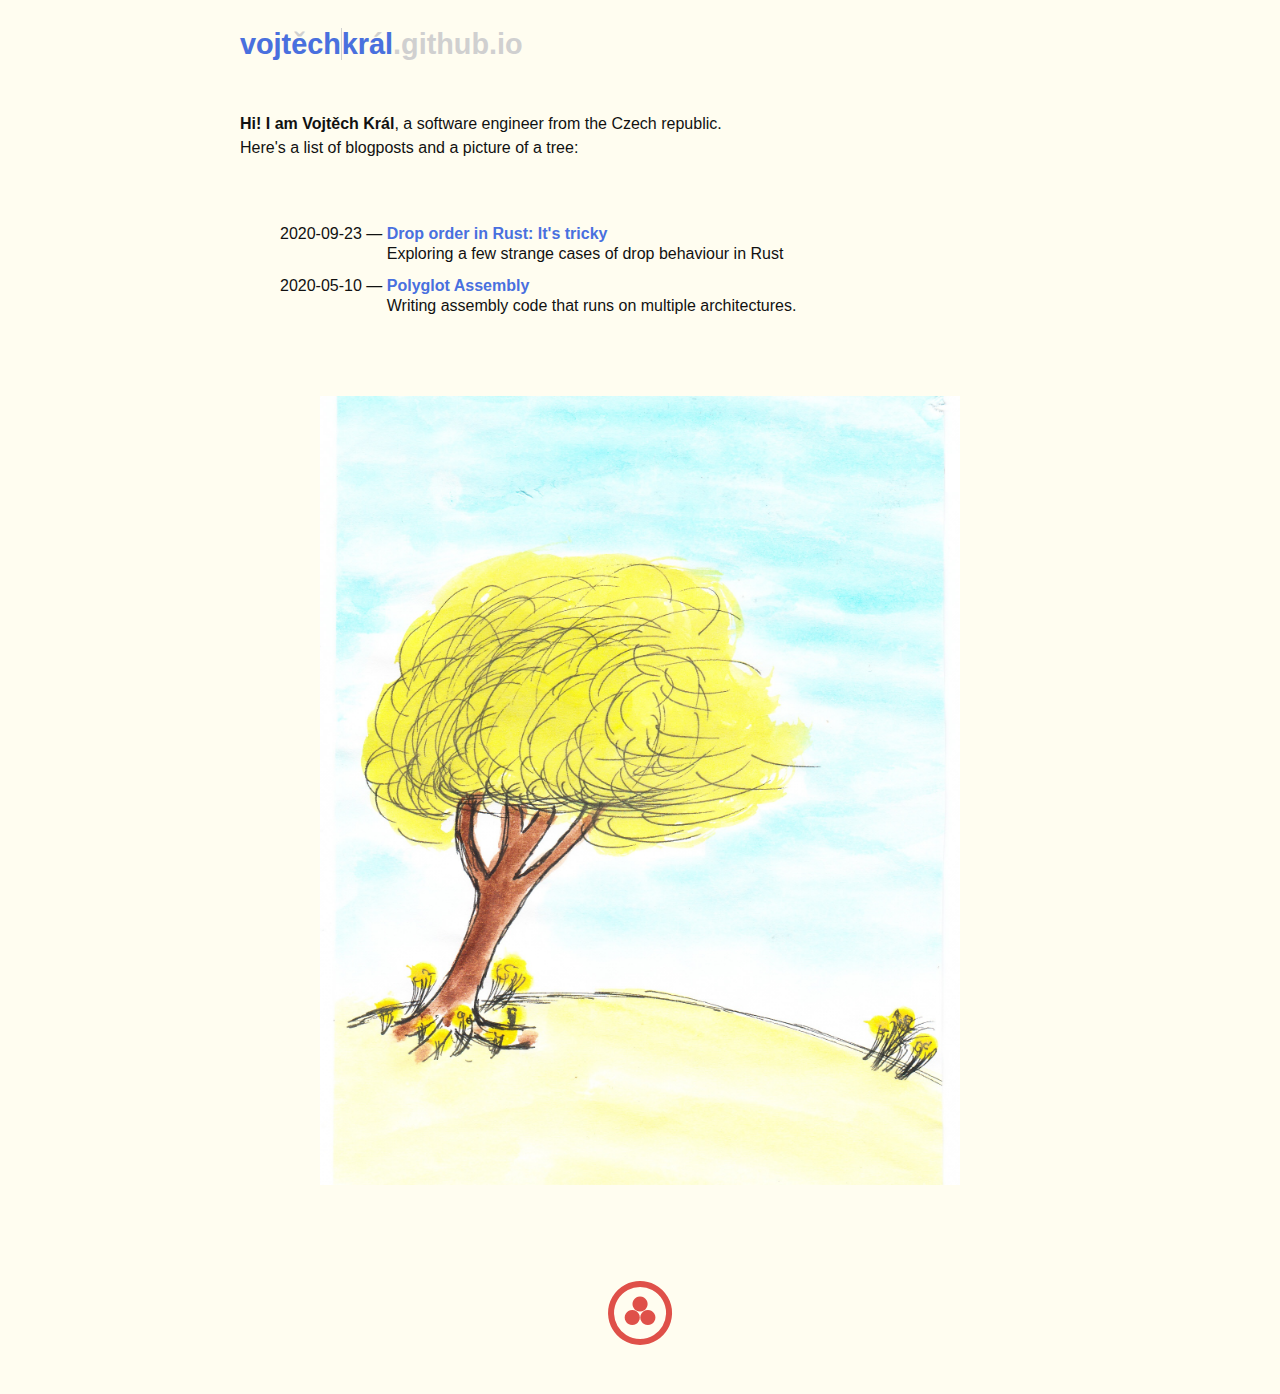
<file: index.html>
<!DOCTYPE html>
<html lang="en">
<head>
    <meta charset="utf-8">
    <meta content="IE=edge,chrome=1" http-equiv="X-UA-Compatible">
    <meta content="width=device-width, initial-scale=1" name="viewport">
    <link rel="stylesheet" href="https:&#x2F;&#x2F;vojtechkral.github.io&#x2F;css&#x2F;main.css">
    <title>vojtechkral.github.io</title>
</head>
<body>
<div id="content">
    <header>
        <div id="site-title" href="https:&#x2F;&#x2F;vojtechkral.github.io&#x2F;/">
            <span style="position: absolute;"><a href="https:&#x2F;&#x2F;vojtechkral.github.io&#x2F;">vojtech<span id="name-separator-offset">k</span>ral</a></span>
            <span class="faint">vojtěch<span id="name-separator">k</span>rál.github.io</span>
        </div>
    </header>

    
<p><strong>Hi! I am Vojtěch Král</strong>, a software engineer from the Czech republic.<br>
Here's a list of blogposts and a picture of a tree:</p>

<ul id="post-list">
<li>
    <div>2020-09-23 &mdash;&nbsp;</div>
    <div>
      <a href="https:&#x2F;&#x2F;vojtechkral.github.io&#x2F;blag&#x2F;rust-drop-order&#x2F;"><strong>Drop order in Rust: It&#x27;s tricky</strong></a><br>
      Exploring a few strange cases of drop behaviour in Rust
    </div>
  </li>
<li>
    <div>2020-05-10 &mdash;&nbsp;</div>
    <div>
      <a href="https:&#x2F;&#x2F;vojtechkral.github.io&#x2F;blag&#x2F;polyglot-assembly&#x2F;"><strong>Polyglot Assembly</strong></a><br>
      Writing assembly code that runs on multiple architectures.
    </div>
  </li>
</ul>

<img id="strom" src="/img/strom.jpg">


    <footer>
        <svg id="pax" xmlns="http://www.w3.org/2000/svg" width="65" height="65">
            <path fill="none" stroke="#000" stroke-width="6" d="m32,3a29,29 0 1,0
            .1,0zm0,15.5a4.5,4.5 0 1,0 .1,0zm-7.8,13.5a4.5,4.5 0 1,0
            .1,0zm15.6,0a4.5,4.5 0 1,0 .1,0zm0,2v7m-16,0v-7m6-12h7"/>
        </svg>
    </footer>
</div>
</body>
</html>
</file>
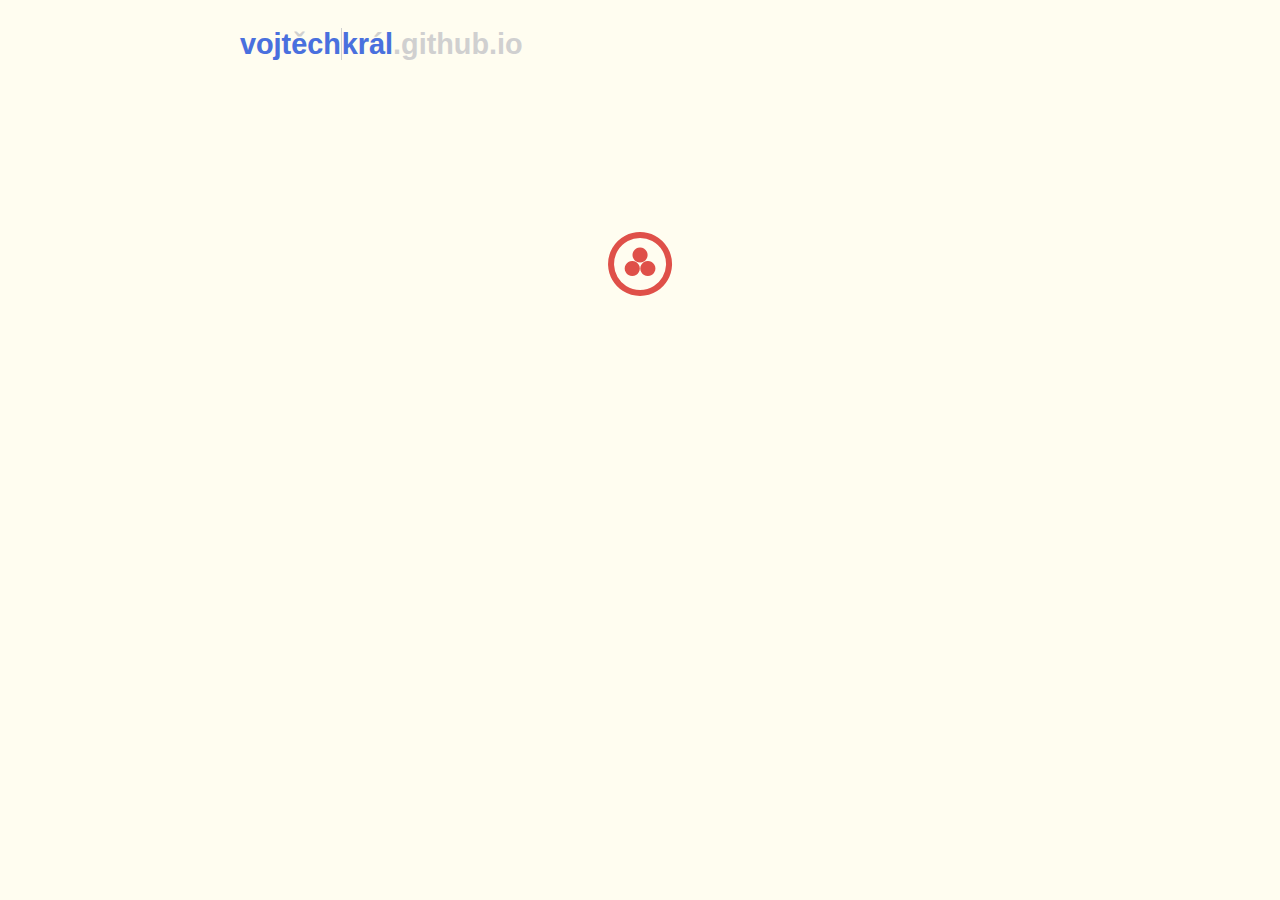
<file: blag/index.html>
<!DOCTYPE html>
<html lang="en">
<head>
    <meta charset="utf-8">
    <meta content="IE=edge,chrome=1" http-equiv="X-UA-Compatible">
    <meta content="width=device-width, initial-scale=1" name="viewport">
    <link rel="stylesheet" href="https:&#x2F;&#x2F;vojtechkral.github.io&#x2F;css&#x2F;main.css">
    <title>vojtechkral.github.io</title>
</head>
<body>
<div id="content">
    <header>
        <div id="site-title" href="https:&#x2F;&#x2F;vojtechkral.github.io&#x2F;/">
            <span style="position: absolute;"><a href="https:&#x2F;&#x2F;vojtechkral.github.io&#x2F;">vojtech<span id="name-separator-offset">k</span>ral</a></span>
            <span class="faint">vojtěch<span id="name-separator">k</span>rál.github.io</span>
        </div>
    </header>

    &nbsp;

    <footer>
        <svg id="pax" xmlns="http://www.w3.org/2000/svg" width="65" height="65">
            <path fill="none" stroke="#000" stroke-width="6" d="m32,3a29,29 0 1,0
            .1,0zm0,15.5a4.5,4.5 0 1,0 .1,0zm-7.8,13.5a4.5,4.5 0 1,0
            .1,0zm15.6,0a4.5,4.5 0 1,0 .1,0zm0,2v7m-16,0v-7m6-12h7"/>
        </svg>
    </footer>
</div>
</body>
</html>
</file>
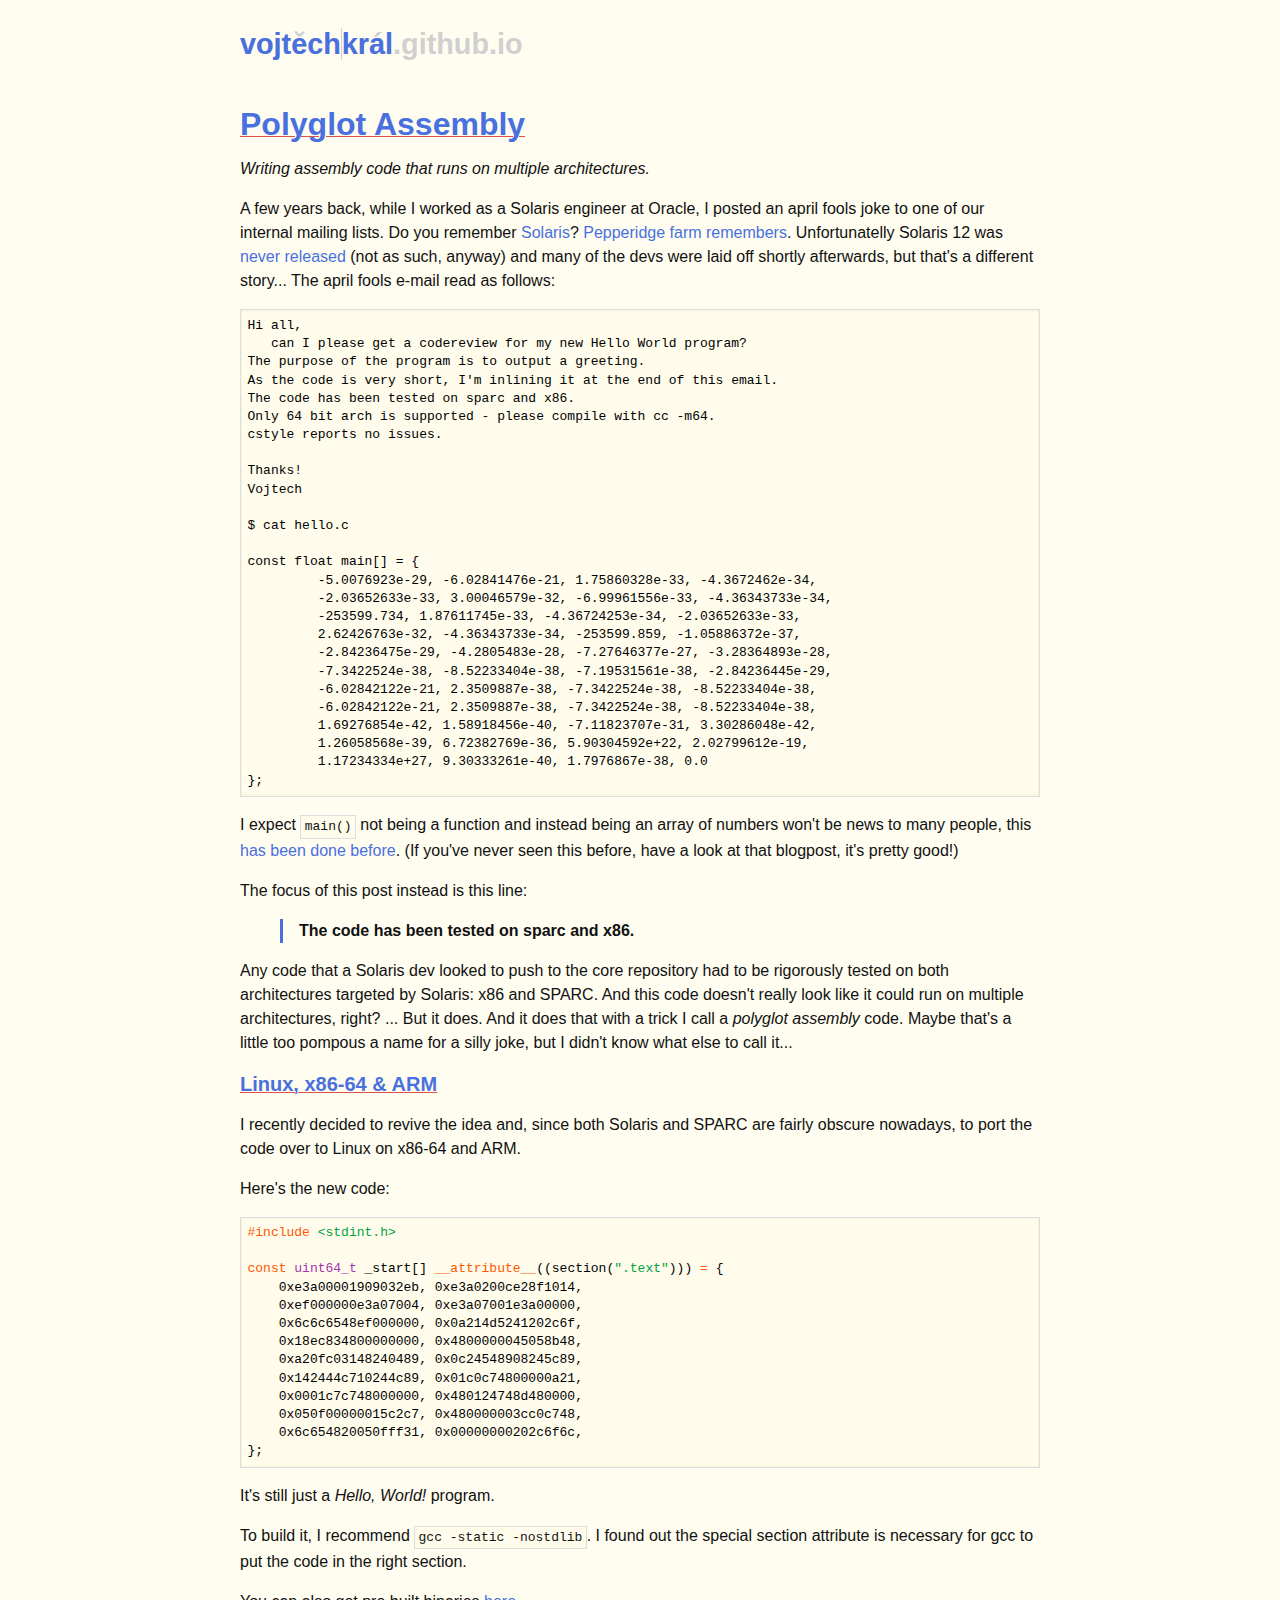
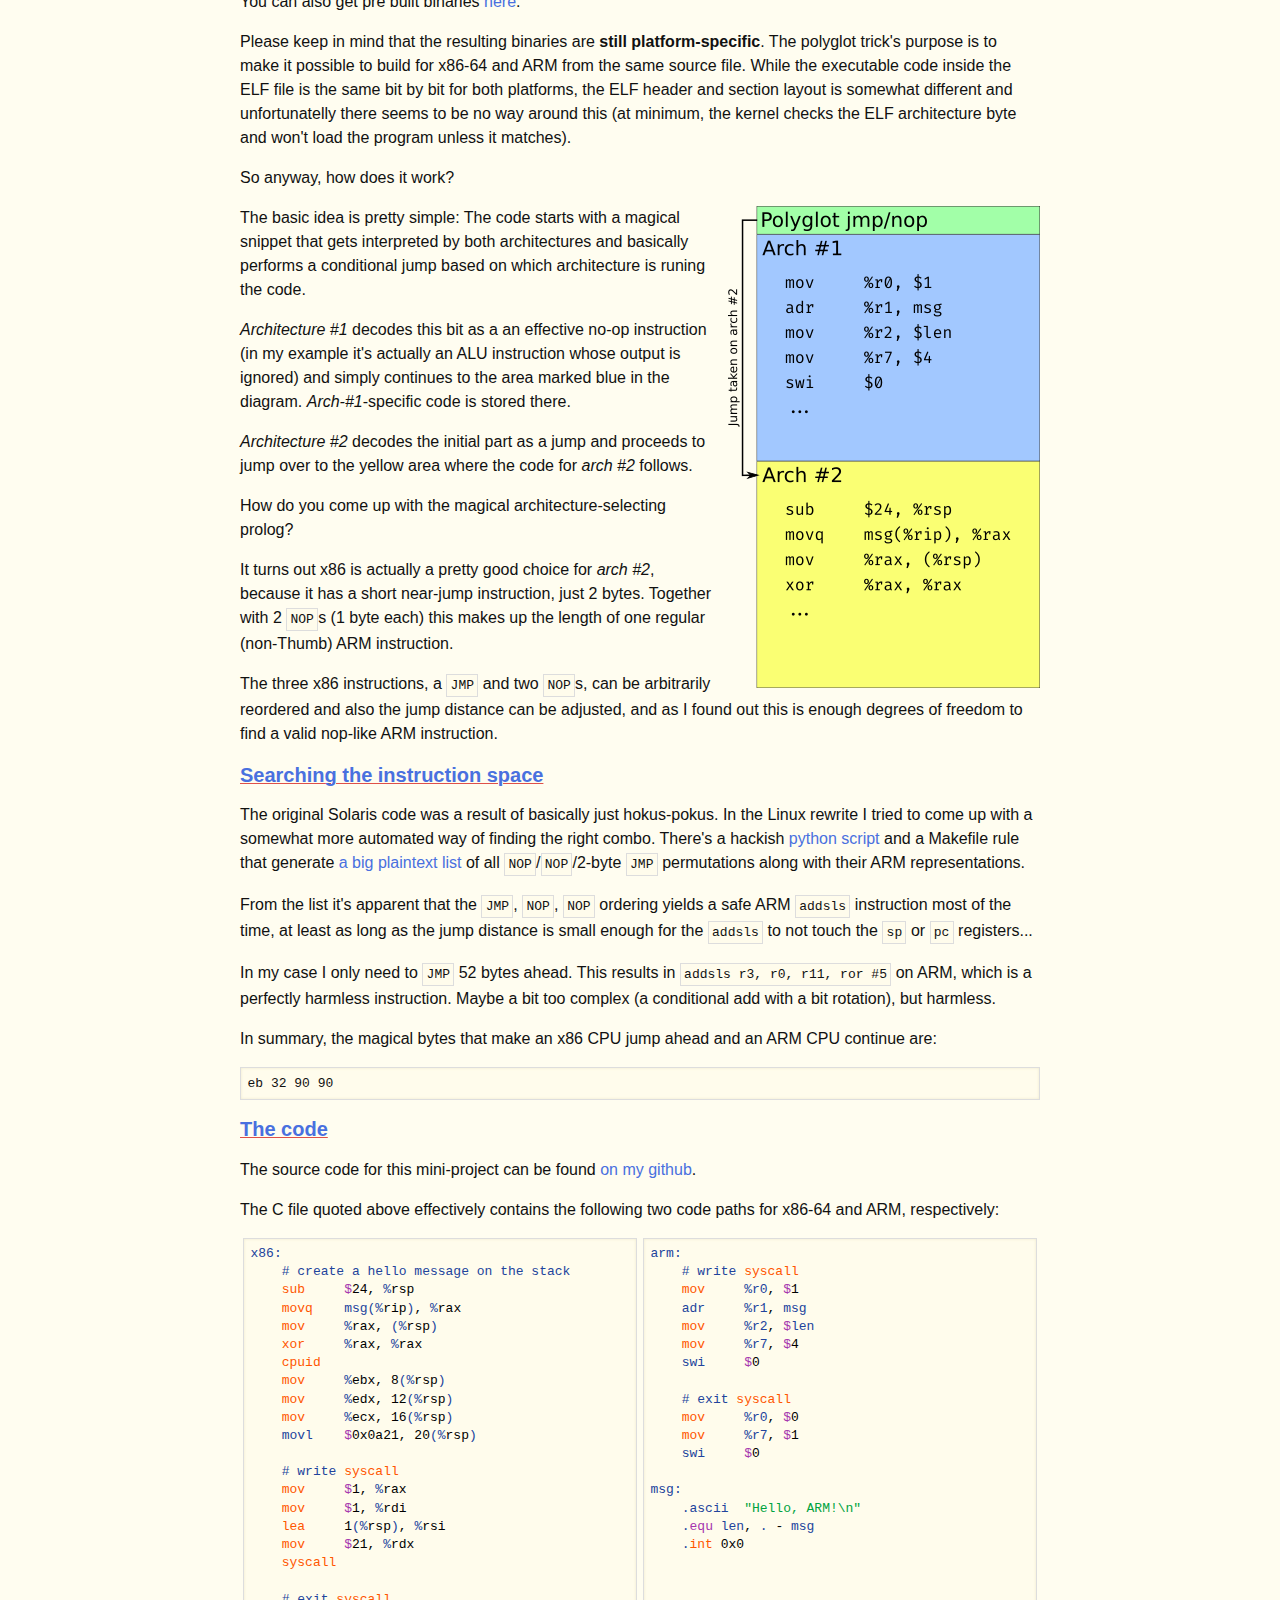
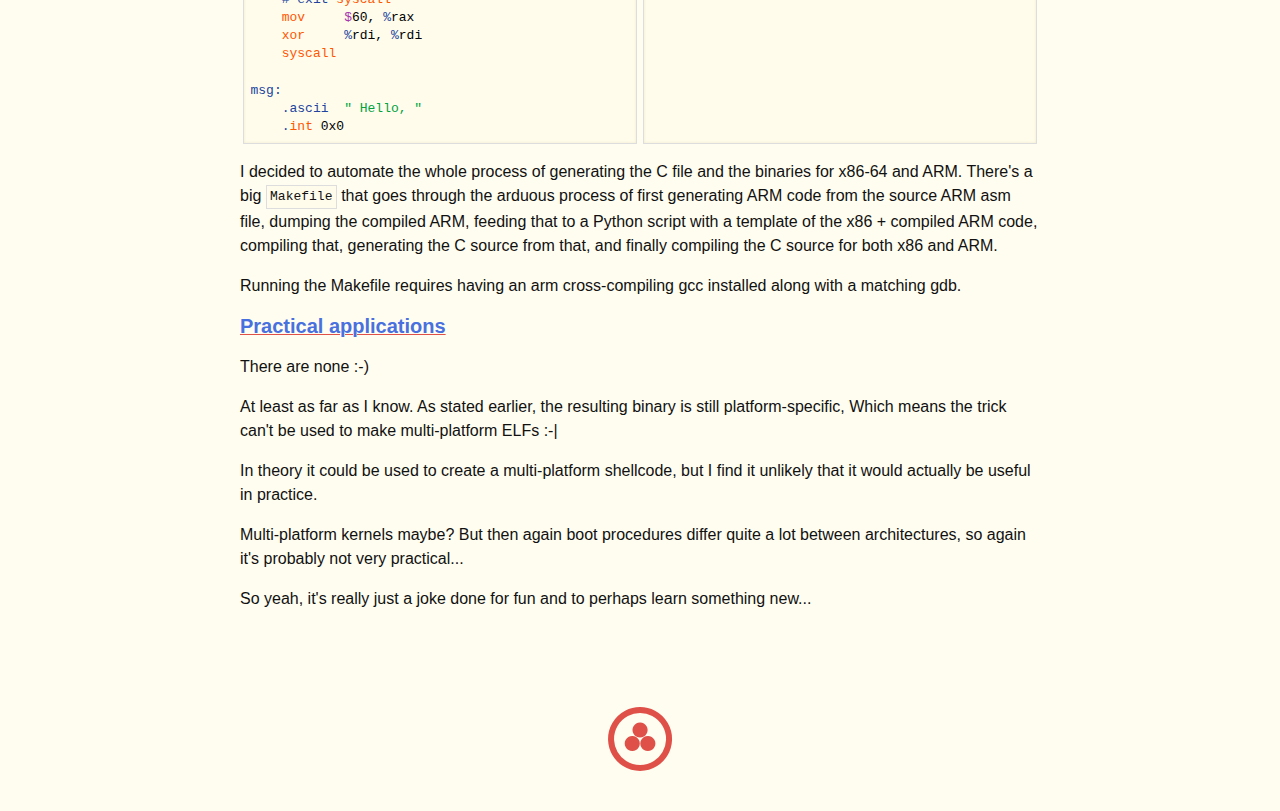
<file: blag/polyglot-assembly/index.html>
<!DOCTYPE html>
<html lang="en">
<head>
    <meta charset="utf-8">
    <meta content="IE=edge,chrome=1" http-equiv="X-UA-Compatible">
    <meta content="width=device-width, initial-scale=1" name="viewport">
    <link rel="stylesheet" href="https:&#x2F;&#x2F;vojtechkral.github.io&#x2F;css&#x2F;main.css">
    <title>Polyglot Assembly - vojtechkral.github.io</title>
</head>
<body>
<div id="content">
    <header>
        <div id="site-title" href="https:&#x2F;&#x2F;vojtechkral.github.io&#x2F;/">
            <span style="position: absolute;"><a href="https:&#x2F;&#x2F;vojtechkral.github.io&#x2F;">vojtech<span id="name-separator-offset">k</span>ral</a></span>
            <span class="faint">vojtěch<span id="name-separator">k</span>rál.github.io</span>
        </div>
    </header>

    
<article>
    <h1>Polyglot Assembly</h1>
    <p><em>Writing assembly code that runs on multiple architectures.</em></p>
    <p>A few years back, while I worked as a Solaris engineer at Oracle,
I posted an april fools joke to one of our internal mailing lists.
Do you remember <a href="https://en.wikipedia.org/wiki/Solaris_(operating_system)">Solaris</a>?
<a href="./pepperidge-farm.jpg">Pepperidge farm remembers</a>.
Unfortunatelly Solaris 12 was
<a href="https://arstechnica.com/information-technology/2017/01/oracle-sort-of-confirms-demise-of-solaris-12-effort/">never released</a>
(not as such, anyway) and many of the devs were laid off shortly afterwards,
but that's a different story... The april fools e-mail read as follows:</p>
<pre style="background-color:#ffffff;">
<code><span style="color:#000000;">Hi all,
   can I please get a codereview for my new Hello World program?
The purpose of the program is to output a greeting.
As the code is very short, I&#39;m inlining it at the end of this email.
The code has been tested on sparc and x86.
Only 64 bit arch is supported - please compile with cc -m64.
cstyle reports no issues.

Thanks!
Vojtech

$ cat hello.c

const float main[] = {
         -5.0076923e-29, -6.02841476e-21, 1.75860328e-33, -4.3672462e-34,
         -2.03652633e-33, 3.00046579e-32, -6.99961556e-33, -4.36343733e-34,
         -253599.734, 1.87611745e-33, -4.36724253e-34, -2.03652633e-33,
         2.62426763e-32, -4.36343733e-34, -253599.859, -1.05886372e-37,
         -2.84236475e-29, -4.2805483e-28, -7.27646377e-27, -3.28364893e-28,
         -7.3422524e-38, -8.52233404e-38, -7.19531561e-38, -2.84236445e-29,
         -6.02842122e-21, 2.3509887e-38, -7.3422524e-38, -8.52233404e-38,
         -6.02842122e-21, 2.3509887e-38, -7.3422524e-38, -8.52233404e-38,
         1.69276854e-42, 1.58918456e-40, -7.11823707e-31, 3.30286048e-42,
         1.26058568e-39, 6.72382769e-36, 5.90304592e+22, 2.02799612e-19,
         1.17234334e+27, 9.30333261e-40, 1.7976867e-38, 0.0
};
</span></code></pre>
<p>I expect <code>main()</code> not being a function and instead being an array of numbers
won't be news to many people, this
<a href="http://jroweboy.github.io/c/asm/2015/01/26/when-is-main-not-a-function.html">has been done before</a>.
(If you've never seen this before, have a look at that blogpost, it's pretty good!)</p>
<p>The focus of this post instead is this line:</p>
<blockquote>
<p><strong>The code has been tested on sparc and x86.</strong></p>
</blockquote>
<p>Any code that a Solaris dev looked to push to the core repository
had to be rigorously tested on both architectures targeted by Solaris: x86 and SPARC.
And this code doesn't really look like it could run on multiple architectures, right? ...
But it does. And it does that with a trick I call a <em>polyglot assembly</em> code.
Maybe that's a little too pompous a name for a silly joke, but I didn't know what else to call it...</p>
<h2 id="linux-x86-64-arm">Linux, x86-64 &amp; ARM</h2>
<p>I recently decided to revive the idea and, since both Solaris and SPARC
are fairly obscure nowadays, to port the code over to Linux on x86-64 and ARM.</p>
<p>Here's the new code:</p>
<pre style="background-color:#ffffff;">
<code><span style="color:#ff5600;">#include </span><span style="color:#00a33f;">&lt;stdint.h&gt;

</span><span style="color:#ff5600;">const </span><span style="color:#a535ae;">uint64_t</span><span style="color:#000000;"> _start[] </span><span style="color:#ff5600;">__attribute__</span><span style="color:#000000;">((section(</span><span style="color:#00a33f;">&quot;.text&quot;</span><span style="color:#000000;">))) </span><span style="color:#ff5600;">= </span><span style="color:#000000;">{
    0xe3a00001909032eb, 0xe3a0200ce28f1014,
    0xef000000e3a07004, 0xe3a07001e3a00000,
    0x6c6c6548ef000000, 0x0a214d5241202c6f,
    0x18ec834800000000, 0x4800000045058b48,
    0xa20fc03148240489, 0x0c24548908245c89,
    0x142444c710244c89, 0x01c0c74800000a21,
    0x0001c7c748000000, 0x480124748d480000,
    0x050f00000015c2c7, 0x480000003cc0c748,
    0x6c654820050fff31, 0x00000000202c6f6c,
};
</span></code></pre>
<p>It's still just a <em>Hello, World!</em> program.</p>
<p>To build it, I recommend <code>gcc -static -nostdlib</code>.
I found out the special section attribute is necessary for gcc to put the code in the right section.</p>
<p>You can also get pre built binaries <a href="https://github.com/vojtechkral/asm-polyglot/releases/tag/0.1">here</a>.</p>
<p>Please keep in mind that the resulting binaries are <strong>still platform-specific</strong>.
The polyglot trick's purpose is to make it possible to build for x86-64 and ARM from the same source file.
While the executable code inside the ELF file is the same bit by bit for both platforms,
the ELF header and section layout is somewhat different and unfortunatelly there seems to be no way around this
(at minimum, the kernel checks the ELF architecture byte and won't load the program unless it matches).</p>
<p>So anyway, how does it work?</p>
<p><img src="./diagram.png#right" alt="diagram" /></p>
<p>The basic idea is pretty simple: The code starts with a magical snippet
that gets interpreted by both architectures and basically performs
a conditional jump based on which architecture is runing the code.</p>
<p><em>Architecture #1</em> decodes this bit as a an effective no-op instruction
(in my example it's actually an ALU instruction whose output is ignored)
and simply continues to the area marked blue in the diagram.
<em>Arch-#1</em>-specific code is stored there.</p>
<p><em>Architecture #2</em> decodes the initial part as a jump and proceeds
to jump over to the yellow area where the code for <em>arch #2</em> follows.</p>
<p>How do you come up with the magical architecture-selecting prolog?</p>
<p>It turns out x86 is actually a pretty good choice for <em>arch #2</em>, because it has
a short near-jump instruction, just 2 bytes. Together with 2 <code>NOP</code>s (1 byte each)
this makes up the length of one regular (non-Thumb) ARM instruction.</p>
<p>The three x86 instructions, a <code>JMP</code> and two <code>NOP</code>s, can be arbitrarily reordered
and also the jump distance can be adjusted, and as I found out this is
enough degrees of freedom to find a valid nop-like ARM instruction.</p>
<h2 id="searching-the-instruction-space">Searching the instruction space</h2>
<p>The original Solaris code was a result of basically just hokus-pokus.
In the Linux rewrite I tried to come up with a somewhat more automated way of finding the right combo.
There's a hackish <a href="https://github.com/vojtechkral/asm-polyglot/blob/master/jmps.py">python script</a>
and a Makefile rule that generate <a href="./jmps.txt">a big plaintext list</a> of all <code>NOP</code>/<code>NOP</code>/2-byte <code>JMP</code>
permutations along with their ARM representations.</p>
<p>From the list it's apparent that the <code>JMP</code>, <code>NOP</code>, <code>NOP</code> ordering yields a safe
ARM <code>addsls</code> instruction most of the time, at least as long as the jump distance is small enough
for the <code>addsls</code> to not touch the <code>sp</code> or <code>pc</code> registers...</p>
<p>In my case I only need to <code>JMP</code> 52 bytes ahead. This results in <code>addsls r3, r0, r11, ror #5</code> on ARM,
which is a perfectly harmless instruction. Maybe a bit too complex (a conditional add with a bit rotation), but harmless.</p>
<p>In summary, the magical bytes that make an x86 CPU jump ahead and
an ARM CPU continue are:</p>
<pre style="background-color:#ffffff;">
<code>eb 32 90 90
</code></pre><h2 id="the-code">The code</h2>
<p>The source code for this mini-project can be found <a href="https://github.com/vojtechkral/asm-polyglot">on my github</a>.</p>
<p>The C file quoted above effectively contains the following two code paths for x86-64 and ARM, respectively:</p>
<div class="two-cols">
<pre style="background-color:#ffffff;">
<code><span style="color:#21439c;">x86:
    # create a hello message on the stack
    </span><span style="color:#ff5600;">sub     </span><span style="color:#a535ae;">$</span><span style="color:#000000;">24, </span><span style="color:#21439c;">%</span><span style="color:#000000;">rsp
    </span><span style="color:#ff5600;">movq    </span><span style="color:#21439c;">msg(%</span><span style="color:#000000;">rip</span><span style="color:#21439c;">)</span><span style="color:#000000;">, </span><span style="color:#21439c;">%</span><span style="color:#000000;">rax
    </span><span style="color:#ff5600;">mov     </span><span style="color:#21439c;">%</span><span style="color:#000000;">rax, </span><span style="color:#21439c;">(%</span><span style="color:#000000;">rsp</span><span style="color:#21439c;">)
    </span><span style="color:#ff5600;">xor     </span><span style="color:#21439c;">%</span><span style="color:#000000;">rax, </span><span style="color:#21439c;">%</span><span style="color:#000000;">rax
    </span><span style="color:#ff5600;">cpuid
    mov     </span><span style="color:#21439c;">%</span><span style="color:#000000;">ebx, 8</span><span style="color:#21439c;">(%</span><span style="color:#000000;">rsp</span><span style="color:#21439c;">)
    </span><span style="color:#ff5600;">mov     </span><span style="color:#21439c;">%</span><span style="color:#000000;">edx, 12</span><span style="color:#21439c;">(%</span><span style="color:#000000;">rsp</span><span style="color:#21439c;">)
    </span><span style="color:#ff5600;">mov     </span><span style="color:#21439c;">%</span><span style="color:#000000;">ecx, 16</span><span style="color:#21439c;">(%</span><span style="color:#000000;">rsp</span><span style="color:#21439c;">)
    movl    </span><span style="color:#a535ae;">$</span><span style="color:#000000;">0x0a21, 20</span><span style="color:#21439c;">(%</span><span style="color:#000000;">rsp</span><span style="color:#21439c;">)

    # write </span><span style="color:#ff5600;">syscall
    mov     </span><span style="color:#a535ae;">$</span><span style="color:#000000;">1, </span><span style="color:#21439c;">%</span><span style="color:#000000;">rax
    </span><span style="color:#ff5600;">mov     </span><span style="color:#a535ae;">$</span><span style="color:#000000;">1, </span><span style="color:#21439c;">%</span><span style="color:#000000;">rdi
    </span><span style="color:#ff5600;">lea     </span><span style="color:#000000;">1</span><span style="color:#21439c;">(%</span><span style="color:#000000;">rsp</span><span style="color:#21439c;">)</span><span style="color:#000000;">, </span><span style="color:#21439c;">%</span><span style="color:#000000;">rsi
    </span><span style="color:#ff5600;">mov     </span><span style="color:#a535ae;">$</span><span style="color:#000000;">21, </span><span style="color:#21439c;">%</span><span style="color:#000000;">rdx
    </span><span style="color:#ff5600;">syscall

    </span><span style="color:#21439c;"># exit </span><span style="color:#ff5600;">syscall
    mov     </span><span style="color:#a535ae;">$</span><span style="color:#000000;">60, </span><span style="color:#21439c;">%</span><span style="color:#000000;">rax
    </span><span style="color:#ff5600;">xor     </span><span style="color:#21439c;">%</span><span style="color:#000000;">rdi, </span><span style="color:#21439c;">%</span><span style="color:#000000;">rdi
    </span><span style="color:#ff5600;">syscall

</span><span style="color:#21439c;">msg:
    .ascii  </span><span style="color:#00a33f;">&quot; Hello, &quot;
    </span><span style="color:#21439c;">.</span><span style="color:#ff5600;">int </span><span style="color:#000000;">0x0
</span></code></pre><pre style="background-color:#ffffff;">
<code><span style="color:#21439c;">arm:
    # write </span><span style="color:#ff5600;">syscall
    mov     </span><span style="color:#21439c;">%r0</span><span style="color:#000000;">, </span><span style="color:#a535ae;">$</span><span style="color:#000000;">1
    </span><span style="color:#21439c;">adr     %r1</span><span style="color:#000000;">, </span><span style="color:#21439c;">msg
    </span><span style="color:#ff5600;">mov     </span><span style="color:#21439c;">%r2</span><span style="color:#000000;">, </span><span style="color:#a535ae;">$</span><span style="color:#21439c;">len
    </span><span style="color:#ff5600;">mov     </span><span style="color:#21439c;">%r7</span><span style="color:#000000;">, </span><span style="color:#a535ae;">$</span><span style="color:#000000;">4
    </span><span style="color:#21439c;">swi     </span><span style="color:#a535ae;">$</span><span style="color:#000000;">0

    </span><span style="color:#21439c;"># exit </span><span style="color:#ff5600;">syscall
    mov     </span><span style="color:#21439c;">%r0</span><span style="color:#000000;">, </span><span style="color:#a535ae;">$</span><span style="color:#000000;">0
    </span><span style="color:#ff5600;">mov     </span><span style="color:#21439c;">%r7</span><span style="color:#000000;">, </span><span style="color:#a535ae;">$</span><span style="color:#000000;">1
    </span><span style="color:#21439c;">swi     </span><span style="color:#a535ae;">$</span><span style="color:#000000;">0

</span><span style="color:#21439c;">msg:
    .ascii  </span><span style="color:#00a33f;">&quot;Hello, ARM!\n&quot;
    </span><span style="color:#21439c;">.</span><span style="color:#a535ae;">equ </span><span style="color:#21439c;">len</span><span style="color:#000000;">, </span><span style="color:#21439c;">. </span><span style="color:#000000;">- </span><span style="color:#21439c;">msg
    .</span><span style="color:#ff5600;">int </span><span style="color:#000000;">0x0
</span></code></pre></div>
<p>I decided to automate the whole process of generating the C file and the binaries for x86-64 and ARM.
There's a big <code>Makefile</code> that goes through the arduous process of first generating ARM code from the source ARM asm file,
dumping the compiled ARM, feeding that to a Python script with a template of the x86 + compiled ARM code,
compiling that, generating the C source from that, and finally compiling the C source for both x86 and ARM.</p>
<p>Running the Makefile requires having an arm cross-compiling gcc installed along with a matching gdb.</p>
<h2 id="practical-applications">Practical applications</h2>
<p>There are none :-)</p>
<p>At least as far as I know.
As stated earlier, the resulting binary is still platform-specific,
Which means the trick can't be used to make multi-platform ELFs :-|</p>
<p>In theory it could be used to create a multi-platform shellcode,
but I find it unlikely that it would actually be useful in practice.</p>
<p>Multi-platform kernels maybe? But then again boot procedures differ quite a lot
between architectures, so again it's probably not very practical...</p>
<p>So yeah, it's really just a joke done for fun and to perhaps learn something new...</p>

</article>


    <footer>
        <svg id="pax" xmlns="http://www.w3.org/2000/svg" width="65" height="65">
            <path fill="none" stroke="#000" stroke-width="6" d="m32,3a29,29 0 1,0
            .1,0zm0,15.5a4.5,4.5 0 1,0 .1,0zm-7.8,13.5a4.5,4.5 0 1,0
            .1,0zm15.6,0a4.5,4.5 0 1,0 .1,0zm0,2v7m-16,0v-7m6-12h7"/>
        </svg>
    </footer>
</div>
</body>
</html>
</file>
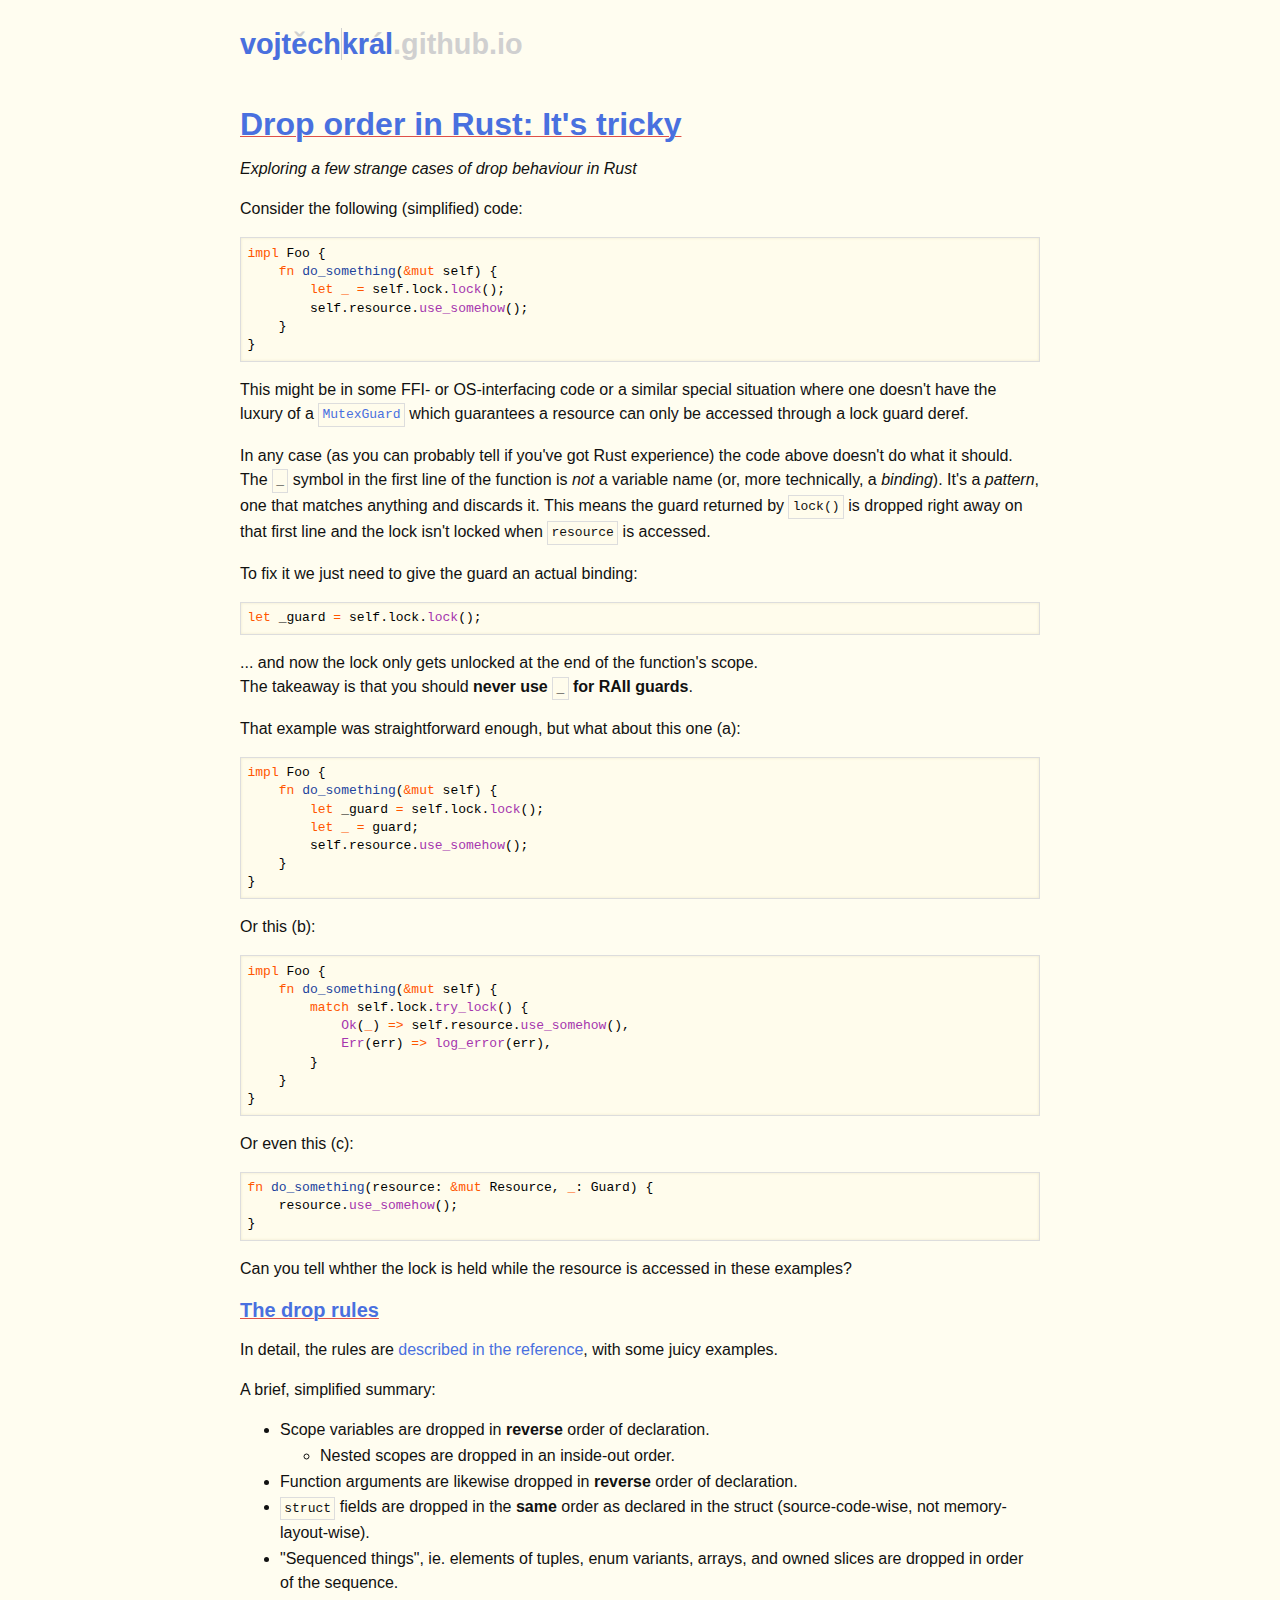
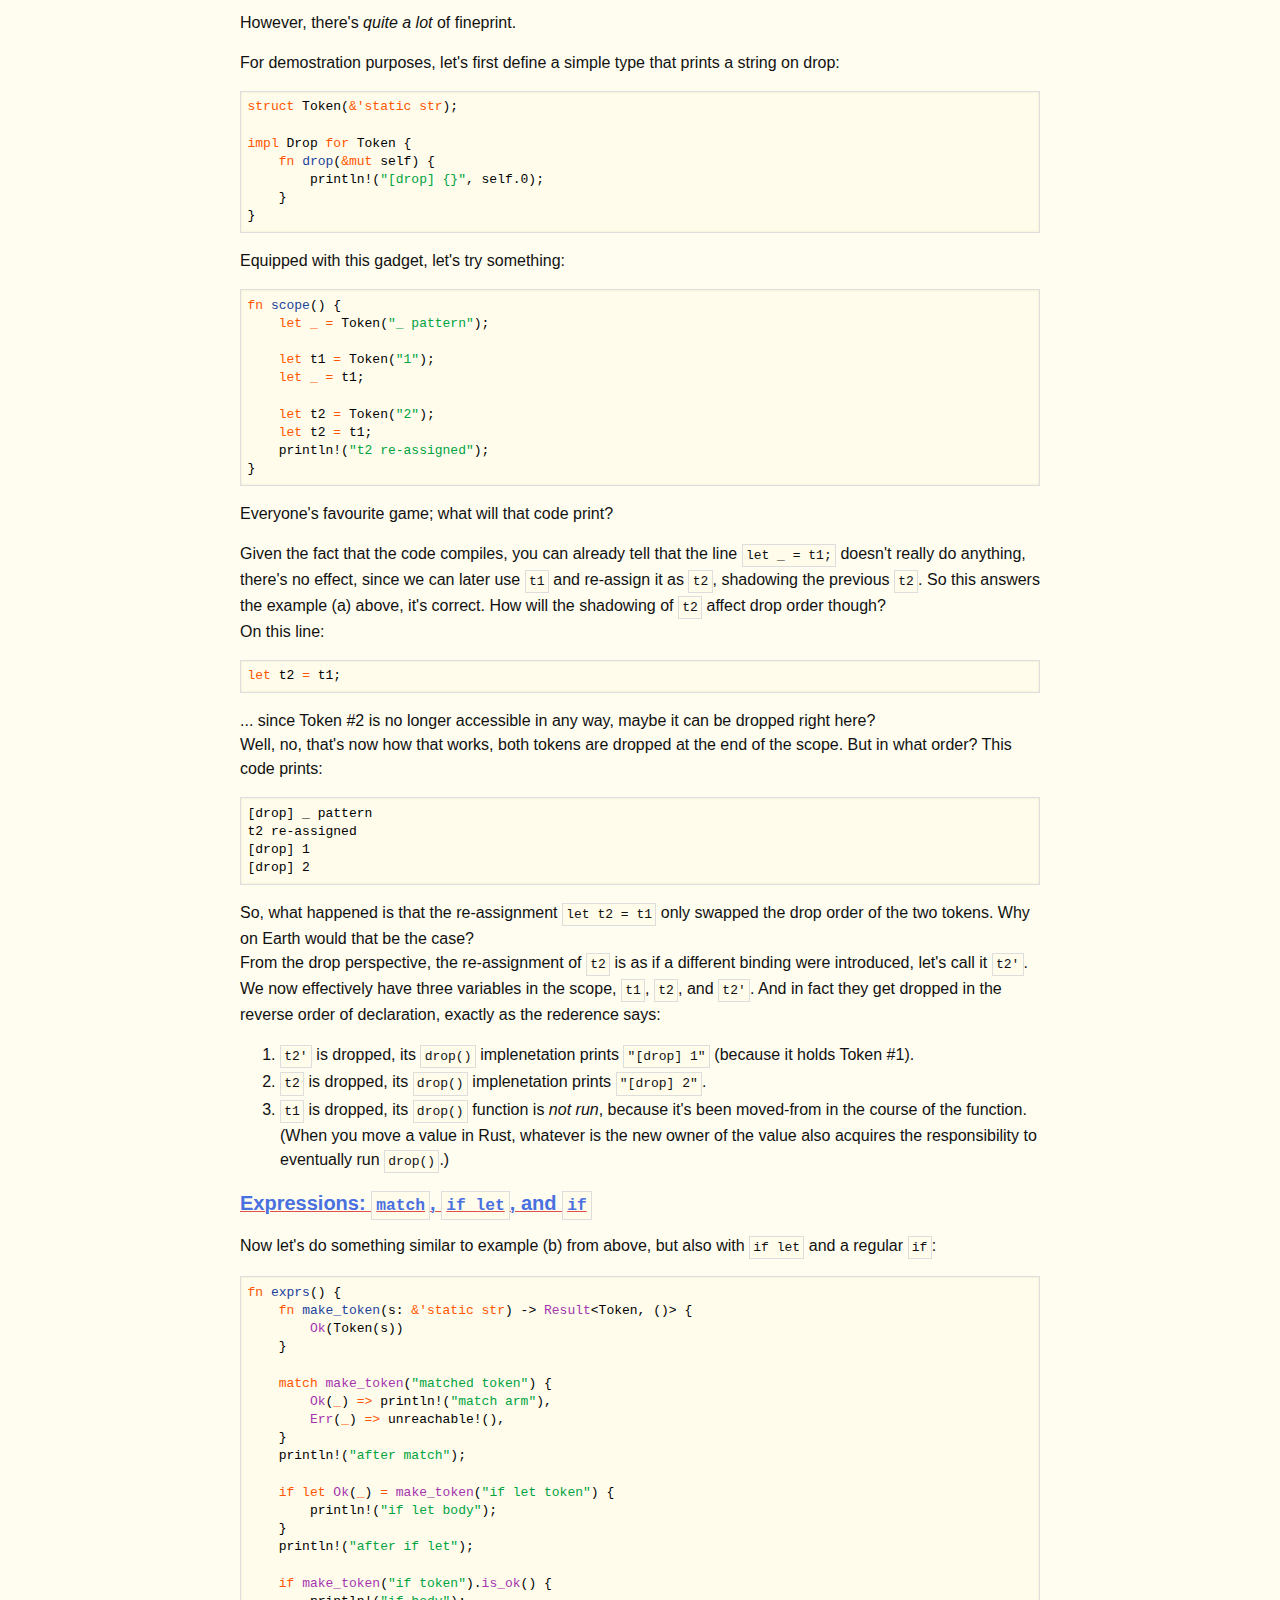
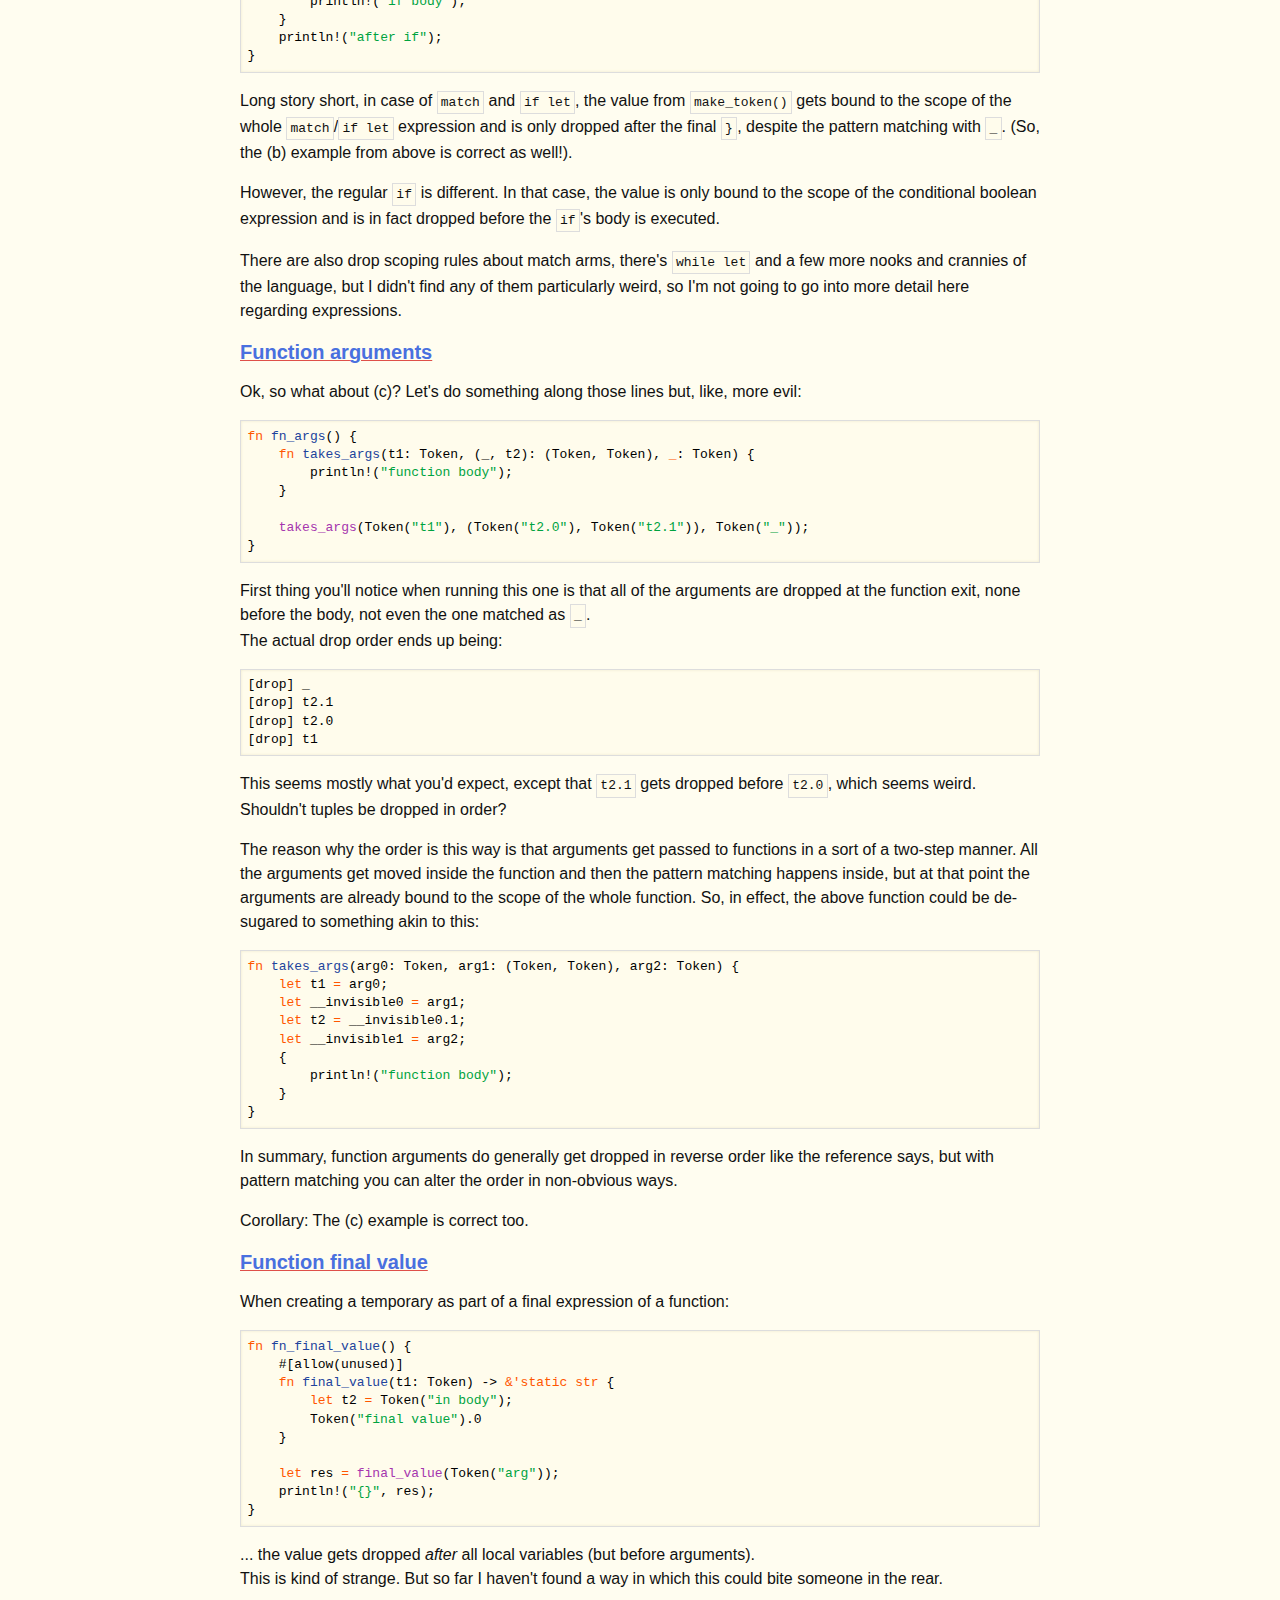
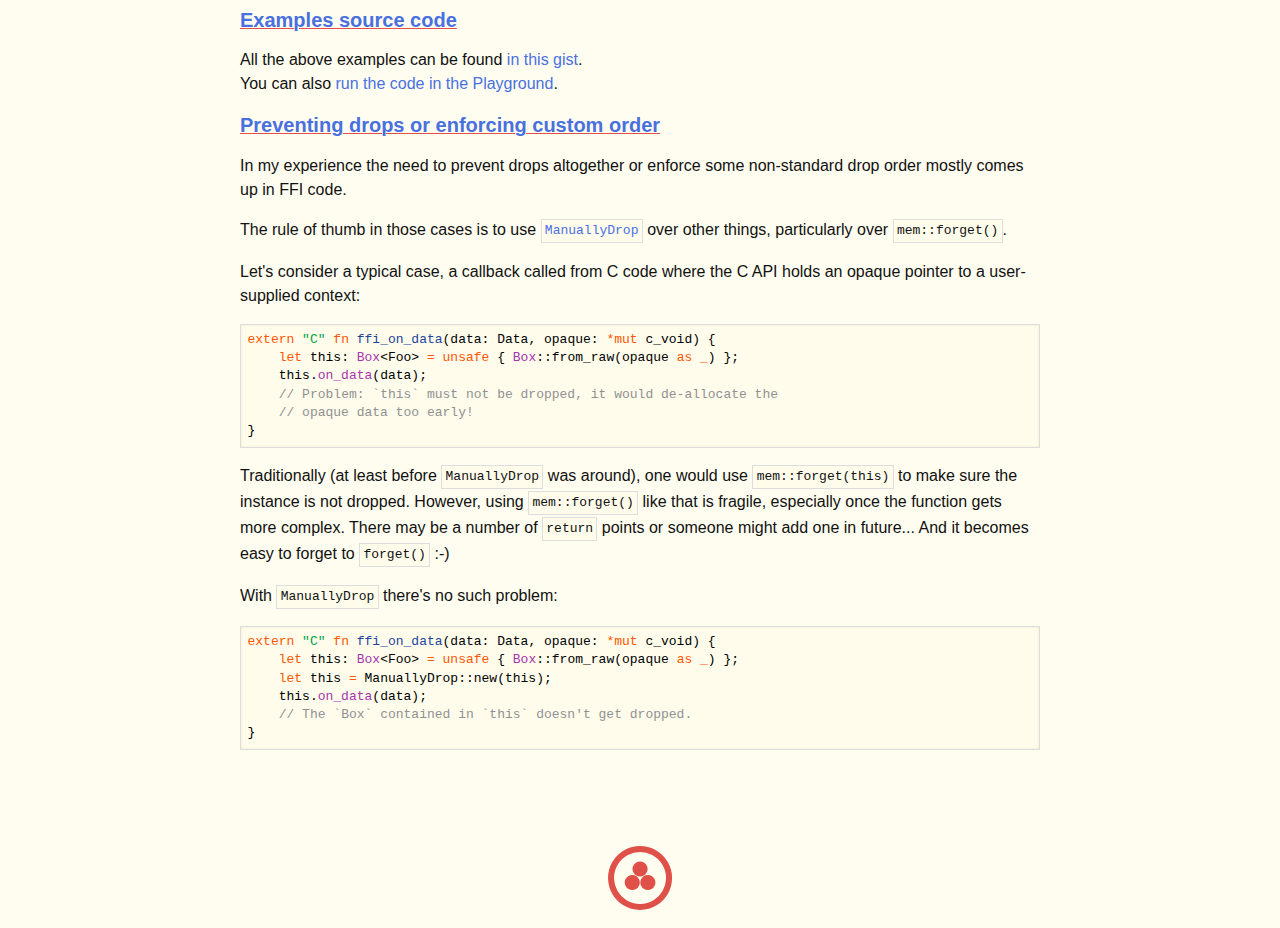
<file: blag/rust-drop-order/index.html>
<!DOCTYPE html>
<html lang="en">
<head>
    <meta charset="utf-8">
    <meta content="IE=edge,chrome=1" http-equiv="X-UA-Compatible">
    <meta content="width=device-width, initial-scale=1" name="viewport">
    <link rel="stylesheet" href="https:&#x2F;&#x2F;vojtechkral.github.io&#x2F;css&#x2F;main.css">
    <title>Drop order in Rust: It&#x27;s tricky - vojtechkral.github.io</title>
</head>
<body>
<div id="content">
    <header>
        <div id="site-title" href="https:&#x2F;&#x2F;vojtechkral.github.io&#x2F;/">
            <span style="position: absolute;"><a href="https:&#x2F;&#x2F;vojtechkral.github.io&#x2F;">vojtech<span id="name-separator-offset">k</span>ral</a></span>
            <span class="faint">vojtěch<span id="name-separator">k</span>rál.github.io</span>
        </div>
    </header>

    
<article>
    <h1>Drop order in Rust: It&#x27;s tricky</h1>
    <p><em>Exploring a few strange cases of drop behaviour in Rust</em></p>
    <p>Consider the following (simplified) code:</p>
<pre style="background-color:#ffffff;">
<code><span style="color:#ff5600;">impl </span><span style="color:#000000;">Foo {
    </span><span style="color:#ff5600;">fn </span><span style="color:#21439c;">do_something</span><span style="color:#000000;">(</span><span style="color:#ff5600;">&amp;mut </span><span style="color:#000000;">self) {
        </span><span style="color:#ff5600;">let _ = </span><span style="color:#000000;">self.lock.</span><span style="color:#a535ae;">lock</span><span style="color:#000000;">();
        self.resource.</span><span style="color:#a535ae;">use_somehow</span><span style="color:#000000;">();
    }
}
</span></code></pre>
<p>This might be in some FFI- or OS-interfacing code or a similar
special situation where one doesn't have the luxury of a <a href="https://doc.rust-lang.org/std/sync/struct.MutexGuard.html"><code>MutexGuard</code></a>
which guarantees a resource can only be accessed through a lock guard deref.</p>
<p>In any case (as you can probably tell if you've got Rust experience)
the code above doesn't do what it should.<br />
The <code>_</code> symbol in the first
line of the function is <em>not</em> a variable name (or, more technically, a <em>binding</em>).
It's a <em>pattern</em>, one that matches anything and discards it.
This means the guard returned by <code>lock()</code> is dropped right away
on that first line and the lock isn't locked when <code>resource</code>
is accessed.</p>
<p>To fix it we just need to give the guard an actual binding:</p>
<pre style="background-color:#ffffff;">
<code><span style="color:#ff5600;">let</span><span style="color:#000000;"> _guard </span><span style="color:#ff5600;">= </span><span style="color:#000000;">self.lock.</span><span style="color:#a535ae;">lock</span><span style="color:#000000;">();
</span></code></pre>
<p>... and now the lock only gets unlocked at the end of the function's
scope.<br />
The takeaway is that you should <strong>never use <code>_</code> for RAII guards</strong>.</p>
<p>That example was straightforward enough, but what about this one (a):</p>
<pre style="background-color:#ffffff;">
<code><span style="color:#ff5600;">impl </span><span style="color:#000000;">Foo {
    </span><span style="color:#ff5600;">fn </span><span style="color:#21439c;">do_something</span><span style="color:#000000;">(</span><span style="color:#ff5600;">&amp;mut </span><span style="color:#000000;">self) {
        </span><span style="color:#ff5600;">let</span><span style="color:#000000;"> _guard </span><span style="color:#ff5600;">= </span><span style="color:#000000;">self.lock.</span><span style="color:#a535ae;">lock</span><span style="color:#000000;">();
        </span><span style="color:#ff5600;">let _ =</span><span style="color:#000000;"> guard;
        self.resource.</span><span style="color:#a535ae;">use_somehow</span><span style="color:#000000;">();
    }
}
</span></code></pre>
<p>Or this (b):</p>
<pre style="background-color:#ffffff;">
<code><span style="color:#ff5600;">impl </span><span style="color:#000000;">Foo {
    </span><span style="color:#ff5600;">fn </span><span style="color:#21439c;">do_something</span><span style="color:#000000;">(</span><span style="color:#ff5600;">&amp;mut </span><span style="color:#000000;">self) {
        </span><span style="color:#ff5600;">match </span><span style="color:#000000;">self.lock.</span><span style="color:#a535ae;">try_lock</span><span style="color:#000000;">() {
            </span><span style="color:#a535ae;">Ok</span><span style="color:#000000;">(</span><span style="color:#ff5600;">_</span><span style="color:#000000;">) </span><span style="color:#ff5600;">=&gt; </span><span style="color:#000000;">self.resource.</span><span style="color:#a535ae;">use_somehow</span><span style="color:#000000;">(),
            </span><span style="color:#a535ae;">Err</span><span style="color:#000000;">(err) </span><span style="color:#ff5600;">=&gt; </span><span style="color:#a535ae;">log_error</span><span style="color:#000000;">(err),
        }
    }
}
</span></code></pre>
<p>Or even this (c):</p>
<pre style="background-color:#ffffff;">
<code><span style="color:#ff5600;">fn </span><span style="color:#21439c;">do_something</span><span style="color:#000000;">(resource: </span><span style="color:#ff5600;">&amp;mut</span><span style="color:#000000;"> Resource, </span><span style="color:#ff5600;">_</span><span style="color:#000000;">: Guard) {
    resource.</span><span style="color:#a535ae;">use_somehow</span><span style="color:#000000;">();
}
</span></code></pre>
<p>Can you tell whther the lock is held while the resource is accessed
in these examples?</p>
<h2 id="the-drop-rules">The drop rules</h2>
<p>In detail, the rules are <a href="https://doc.rust-lang.org/reference/destructors.html">described in the reference</a>,
with some juicy examples.</p>
<p>A brief, simplified summary:</p>
<ul>
<li>Scope variables are dropped in <strong>reverse</strong> order of declaration.
<ul>
<li>Nested scopes are dropped in an inside-out order.</li>
</ul>
</li>
<li>Function arguments are likewise dropped in <strong>reverse</strong> order of declaration.</li>
<li><code>struct</code> fields are dropped in the <strong>same</strong> order as declared in the struct (source-code-wise, not memory-layout-wise).</li>
<li>&quot;Sequenced things&quot;, ie. elements of tuples, enum variants, arrays, and owned slices are dropped in order of the sequence.</li>
</ul>
<p>However, there's <em>quite a lot</em> of fineprint.</p>
<p>For demostration purposes, let's first define a simple type that prints a string on drop:</p>
<pre style="background-color:#ffffff;">
<code><span style="color:#ff5600;">struct </span><span style="color:#000000;">Token(</span><span style="color:#ff5600;">&amp;&#39;static str</span><span style="color:#000000;">);

</span><span style="color:#ff5600;">impl </span><span style="color:#000000;">Drop </span><span style="color:#ff5600;">for </span><span style="color:#000000;">Token {
    </span><span style="color:#ff5600;">fn </span><span style="color:#21439c;">drop</span><span style="color:#000000;">(</span><span style="color:#ff5600;">&amp;mut </span><span style="color:#000000;">self) {
        println!(</span><span style="color:#00a33f;">&quot;[drop] {}&quot;</span><span style="color:#000000;">, self.0);
    }
}
</span></code></pre>
<p>Equipped with this gadget, let's try something:</p>
<pre style="background-color:#ffffff;">
<code><span style="color:#ff5600;">fn </span><span style="color:#21439c;">scope</span><span style="color:#000000;">() {
    </span><span style="color:#ff5600;">let _ =</span><span style="color:#000000;"> Token(</span><span style="color:#00a33f;">&quot;_ pattern&quot;</span><span style="color:#000000;">);

    </span><span style="color:#ff5600;">let</span><span style="color:#000000;"> t1 </span><span style="color:#ff5600;">=</span><span style="color:#000000;"> Token(</span><span style="color:#00a33f;">&quot;1&quot;</span><span style="color:#000000;">);
    </span><span style="color:#ff5600;">let _ =</span><span style="color:#000000;"> t1;

    </span><span style="color:#ff5600;">let</span><span style="color:#000000;"> t2 </span><span style="color:#ff5600;">=</span><span style="color:#000000;"> Token(</span><span style="color:#00a33f;">&quot;2&quot;</span><span style="color:#000000;">);
    </span><span style="color:#ff5600;">let</span><span style="color:#000000;"> t2 </span><span style="color:#ff5600;">=</span><span style="color:#000000;"> t1;
    println!(</span><span style="color:#00a33f;">&quot;t2 re-assigned&quot;</span><span style="color:#000000;">);
}
</span></code></pre>
<p>Everyone's favourite game; what will that code print?</p>
<p>Given the fact that the code compiles, you can already tell that the line <code>let _ = t1;</code>
doesn't really do anything, there's no effect, since we can later use <code>t1</code> and
re-assign it as <code>t2</code>, shadowing the previous <code>t2</code>. So this answers the example (a) above, it's correct.
How will the shadowing of <code>t2</code> affect drop order though?<br />
On this line:</p>
<pre style="background-color:#ffffff;">
<code><span style="color:#ff5600;">let</span><span style="color:#000000;"> t2 </span><span style="color:#ff5600;">=</span><span style="color:#000000;"> t1;
</span></code></pre>
<p>... since Token #2 is no longer accessible in any way, maybe it can be dropped right here?<br />
Well, no, that's now how that works, both tokens are dropped at the end of
the scope. But in what order? This code prints:</p>
<pre style="background-color:#ffffff;">
<code><span style="color:#000000;">[drop] _ pattern
t2 re-assigned
[drop] 1
[drop] 2
</span></code></pre>
<p>So, what happened is that the re-assignment <code>let t2 = t1</code> only swapped the drop order
of the two tokens. Why on Earth would that be the case?<br />
From the drop perspective, the re-assignment of <code>t2</code> is as if a different binding
were introduced, let's call it <code>t2'</code>.
We now effectively have three variables in the scope, <code>t1</code>, <code>t2</code>, and <code>t2'</code>.
And in fact they get dropped in the reverse order of declaration, exactly as the rederence says:</p>
<ol>
<li><code>t2'</code> is dropped, its <code>drop()</code> implenetation prints <code>&quot;[drop] 1&quot;</code> (because it holds Token #1).</li>
<li><code>t2</code> is dropped, its <code>drop()</code> implenetation prints <code>&quot;[drop] 2&quot;</code>.</li>
<li><code>t1</code> is dropped, its <code>drop()</code> function is <em>not run</em>, because it's been moved-from in the course
of the function. (When you move a value in Rust, whatever is the
new owner of the value also acquires the responsibility to eventually run <code>drop()</code>.)</li>
</ol>
<h2 id="expressions-match-if-let-and-if">Expressions: <code>match</code>, <code>if let</code>, and <code>if</code></h2>
<p>Now let's do something similar to example (b) from above, but also with <code>if let</code> and a regular <code>if</code>:</p>
<pre style="background-color:#ffffff;">
<code><span style="color:#ff5600;">fn </span><span style="color:#21439c;">exprs</span><span style="color:#000000;">() {
    </span><span style="color:#ff5600;">fn </span><span style="color:#21439c;">make_token</span><span style="color:#000000;">(s: </span><span style="color:#ff5600;">&amp;&#39;static str</span><span style="color:#000000;">) -&gt; </span><span style="color:#a535ae;">Result</span><span style="color:#000000;">&lt;Token, ()&gt; {
        </span><span style="color:#a535ae;">Ok</span><span style="color:#000000;">(Token(s))
    }

    </span><span style="color:#ff5600;">match </span><span style="color:#a535ae;">make_token</span><span style="color:#000000;">(</span><span style="color:#00a33f;">&quot;matched token&quot;</span><span style="color:#000000;">) {
        </span><span style="color:#a535ae;">Ok</span><span style="color:#000000;">(</span><span style="color:#ff5600;">_</span><span style="color:#000000;">) </span><span style="color:#ff5600;">=&gt; </span><span style="color:#000000;">println!(</span><span style="color:#00a33f;">&quot;match arm&quot;</span><span style="color:#000000;">),
        </span><span style="color:#a535ae;">Err</span><span style="color:#000000;">(</span><span style="color:#ff5600;">_</span><span style="color:#000000;">) </span><span style="color:#ff5600;">=&gt; </span><span style="color:#000000;">unreachable!(),
    }
    println!(</span><span style="color:#00a33f;">&quot;after match&quot;</span><span style="color:#000000;">);

    </span><span style="color:#ff5600;">if let </span><span style="color:#a535ae;">Ok</span><span style="color:#000000;">(</span><span style="color:#ff5600;">_</span><span style="color:#000000;">) </span><span style="color:#ff5600;">= </span><span style="color:#a535ae;">make_token</span><span style="color:#000000;">(</span><span style="color:#00a33f;">&quot;if let token&quot;</span><span style="color:#000000;">) {
        println!(</span><span style="color:#00a33f;">&quot;if let body&quot;</span><span style="color:#000000;">);
    }
    println!(</span><span style="color:#00a33f;">&quot;after if let&quot;</span><span style="color:#000000;">);

    </span><span style="color:#ff5600;">if </span><span style="color:#a535ae;">make_token</span><span style="color:#000000;">(</span><span style="color:#00a33f;">&quot;if token&quot;</span><span style="color:#000000;">).</span><span style="color:#a535ae;">is_ok</span><span style="color:#000000;">() {
        println!(</span><span style="color:#00a33f;">&quot;if body&quot;</span><span style="color:#000000;">);
    }
    println!(</span><span style="color:#00a33f;">&quot;after if&quot;</span><span style="color:#000000;">);
}
</span></code></pre>
<p>Long story short, in case of <code>match</code> and <code>if let</code>, the value from <code>make_token()</code>
gets bound to the scope of the whole <code>match</code>/<code>if let</code> expression and is only dropped after the
final <code>}</code>,
despite the pattern matching with <code>_</code>. (So, the (b) example from above is correct as well!).</p>
<p>However, the regular <code>if</code> is different.
In that case, the value is only bound to the scope of the conditional boolean
expression and is in fact dropped before the <code>if</code>'s body is executed.</p>
<p>There are also drop scoping rules about match arms, there's <code>while let</code> and a few more
nooks and crannies of the language, but I didn't find any of them particularly weird,
so I'm not going to go into more detail here regarding expressions.</p>
<h2 id="function-arguments">Function arguments</h2>
<p>Ok, so what about (c)? Let's do something along those lines but, like, more evil:</p>
<pre style="background-color:#ffffff;">
<code><span style="color:#ff5600;">fn </span><span style="color:#21439c;">fn_args</span><span style="color:#000000;">() {
    </span><span style="color:#ff5600;">fn </span><span style="color:#21439c;">takes_args</span><span style="color:#000000;">(t1: Token, (_, t2): (Token, Token), </span><span style="color:#ff5600;">_</span><span style="color:#000000;">: Token) {
        println!(</span><span style="color:#00a33f;">&quot;function body&quot;</span><span style="color:#000000;">);
    }

    </span><span style="color:#a535ae;">takes_args</span><span style="color:#000000;">(Token(</span><span style="color:#00a33f;">&quot;t1&quot;</span><span style="color:#000000;">), (Token(</span><span style="color:#00a33f;">&quot;t2.0&quot;</span><span style="color:#000000;">), Token(</span><span style="color:#00a33f;">&quot;t2.1&quot;</span><span style="color:#000000;">)), Token(</span><span style="color:#00a33f;">&quot;_&quot;</span><span style="color:#000000;">));
}
</span></code></pre>
<p>First thing you'll notice when running this one is that all of the arguments
are dropped at the function exit, none before the body, not even the one matched as <code>_</code>.<br />
The actual drop order ends up being:</p>
<pre style="background-color:#ffffff;">
<code><span style="color:#000000;">[drop] _
[drop] t2.1
[drop] t2.0
[drop] t1
</span></code></pre>
<p>This seems mostly what you'd expect, except that <code>t2.1</code> gets dropped before
<code>t2.0</code>, which seems weird. Shouldn't tuples be dropped in order?</p>
<p>The reason why the order is this way is that arguments get passed to
functions in a sort of a two-step manner. All the arguments get
moved inside the function and then the pattern matching happens inside,
but at that point the arguments are already bound
to the scope of the whole function. So, in effect, the above function could
be de-sugared to something akin to this:</p>
<pre style="background-color:#ffffff;">
<code><span style="color:#ff5600;">fn </span><span style="color:#21439c;">takes_args</span><span style="color:#000000;">(arg0: Token, arg1: (Token, Token), arg2: Token) {
    </span><span style="color:#ff5600;">let</span><span style="color:#000000;"> t1 </span><span style="color:#ff5600;">=</span><span style="color:#000000;"> arg0;
    </span><span style="color:#ff5600;">let</span><span style="color:#000000;"> __invisible0 </span><span style="color:#ff5600;">=</span><span style="color:#000000;"> arg1;
    </span><span style="color:#ff5600;">let</span><span style="color:#000000;"> t2 </span><span style="color:#ff5600;">=</span><span style="color:#000000;"> __invisible0.1;
    </span><span style="color:#ff5600;">let</span><span style="color:#000000;"> __invisible1 </span><span style="color:#ff5600;">=</span><span style="color:#000000;"> arg2;
    {
        println!(</span><span style="color:#00a33f;">&quot;function body&quot;</span><span style="color:#000000;">);
    }
}
</span></code></pre>
<p>In summary, function arguments do generally get dropped in reverse order like the reference
says, but with pattern matching you can alter the order in non-obvious ways.</p>
<p>Corollary: The (c) example is correct too.</p>
<h2 id="function-final-value">Function final value</h2>
<p>When creating a temporary as part of a final expression
of a function:</p>
<pre style="background-color:#ffffff;">
<code><span style="color:#ff5600;">fn </span><span style="color:#21439c;">fn_final_value</span><span style="color:#000000;">() {
    #[allow(unused)]
    </span><span style="color:#ff5600;">fn </span><span style="color:#21439c;">final_value</span><span style="color:#000000;">(t1: Token) -&gt; </span><span style="color:#ff5600;">&amp;&#39;static str </span><span style="color:#000000;">{
        </span><span style="color:#ff5600;">let</span><span style="color:#000000;"> t2 </span><span style="color:#ff5600;">=</span><span style="color:#000000;"> Token(</span><span style="color:#00a33f;">&quot;in body&quot;</span><span style="color:#000000;">);
        Token(</span><span style="color:#00a33f;">&quot;final value&quot;</span><span style="color:#000000;">).0
    }

    </span><span style="color:#ff5600;">let</span><span style="color:#000000;"> res </span><span style="color:#ff5600;">= </span><span style="color:#a535ae;">final_value</span><span style="color:#000000;">(Token(</span><span style="color:#00a33f;">&quot;arg&quot;</span><span style="color:#000000;">));
    println!(</span><span style="color:#00a33f;">&quot;{}&quot;</span><span style="color:#000000;">, res);
}
</span></code></pre>
<p>... the value gets dropped <em>after</em> all local variables (but before arguments).<br />
This is kind of strange. But so far I haven't found a way in which this could bite
someone in the rear.</p>
<h2 id="examples-source-code">Examples source code</h2>
<p>All the above examples can be found <a href="https://gist.github.com/vojtechkral/4b43e056ca451115904377108212b689">in this gist</a>.<br />
You can also <a href="https://play.rust-lang.org/?version=stable&amp;mode=debug&amp;edition=2018&amp;gist=4b43e056ca451115904377108212b689">run the code in the Playground</a>.</p>
<h2 id="preventing-drops-or-enforcing-custom-order">Preventing drops or enforcing custom order</h2>
<p>In my experience the need to prevent drops altogether
or enforce some non-standard drop order mostly comes up in FFI code.</p>
<p>The rule of thumb in those cases is to use <a href="https://doc.rust-lang.org/std/mem/struct.ManuallyDrop.html"><code>ManuallyDrop</code></a>
over other things, particularly over <code>mem::forget()</code>.</p>
<p>Let's consider a typical case, a callback called from C code where
the C API holds an opaque pointer to a user-supplied context:</p>
<pre style="background-color:#ffffff;">
<code><span style="color:#ff5600;">extern </span><span style="color:#00a33f;">&quot;C&quot; </span><span style="color:#ff5600;">fn </span><span style="color:#21439c;">ffi_on_data</span><span style="color:#000000;">(data: Data, opaque: </span><span style="color:#ff5600;">*mut</span><span style="color:#000000;"> c_void) {
    </span><span style="color:#ff5600;">let</span><span style="color:#000000;"> this: </span><span style="color:#a535ae;">Box</span><span style="color:#000000;">&lt;Foo&gt; </span><span style="color:#ff5600;">= unsafe </span><span style="color:#000000;">{ </span><span style="color:#a535ae;">Box</span><span style="color:#000000;">::from_raw(opaque </span><span style="color:#ff5600;">as _</span><span style="color:#000000;">) };
    this.</span><span style="color:#a535ae;">on_data</span><span style="color:#000000;">(data);
    </span><span style="color:#919191;">// Problem: `this` must not be dropped, it would de-allocate the
    // opaque data too early!
</span><span style="color:#000000;">}
</span></code></pre>
<p>Traditionally (at least before <code>ManuallyDrop</code> was around), one would use <code>mem::forget(this)</code>
to make sure the instance is not dropped. However, using <code>mem::forget()</code> like that is fragile,
especially once the function gets more complex. There may be a number of <code>return</code> points
or someone might add one in future... And it becomes easy to forget to <code>forget()</code> :-)</p>
<p>With <code>ManuallyDrop</code> there's no such problem:</p>
<pre style="background-color:#ffffff;">
<code><span style="color:#ff5600;">extern </span><span style="color:#00a33f;">&quot;C&quot; </span><span style="color:#ff5600;">fn </span><span style="color:#21439c;">ffi_on_data</span><span style="color:#000000;">(data: Data, opaque: </span><span style="color:#ff5600;">*mut</span><span style="color:#000000;"> c_void) {
    </span><span style="color:#ff5600;">let</span><span style="color:#000000;"> this: </span><span style="color:#a535ae;">Box</span><span style="color:#000000;">&lt;Foo&gt; </span><span style="color:#ff5600;">= unsafe </span><span style="color:#000000;">{ </span><span style="color:#a535ae;">Box</span><span style="color:#000000;">::from_raw(opaque </span><span style="color:#ff5600;">as _</span><span style="color:#000000;">) };
    </span><span style="color:#ff5600;">let</span><span style="color:#000000;"> this </span><span style="color:#ff5600;">= </span><span style="color:#000000;">ManuallyDrop::new(this);
    this.</span><span style="color:#a535ae;">on_data</span><span style="color:#000000;">(data);
    </span><span style="color:#919191;">// The `Box` contained in `this` doesn&#39;t get dropped.
</span><span style="color:#000000;">}
</span></code></pre>
</article>


    <footer>
        <svg id="pax" xmlns="http://www.w3.org/2000/svg" width="65" height="65">
            <path fill="none" stroke="#000" stroke-width="6" d="m32,3a29,29 0 1,0
            .1,0zm0,15.5a4.5,4.5 0 1,0 .1,0zm-7.8,13.5a4.5,4.5 0 1,0
            .1,0zm15.6,0a4.5,4.5 0 1,0 .1,0zm0,2v7m-16,0v-7m6-12h7"/>
        </svg>
    </footer>
</div>
</body>
</html>
</file>
